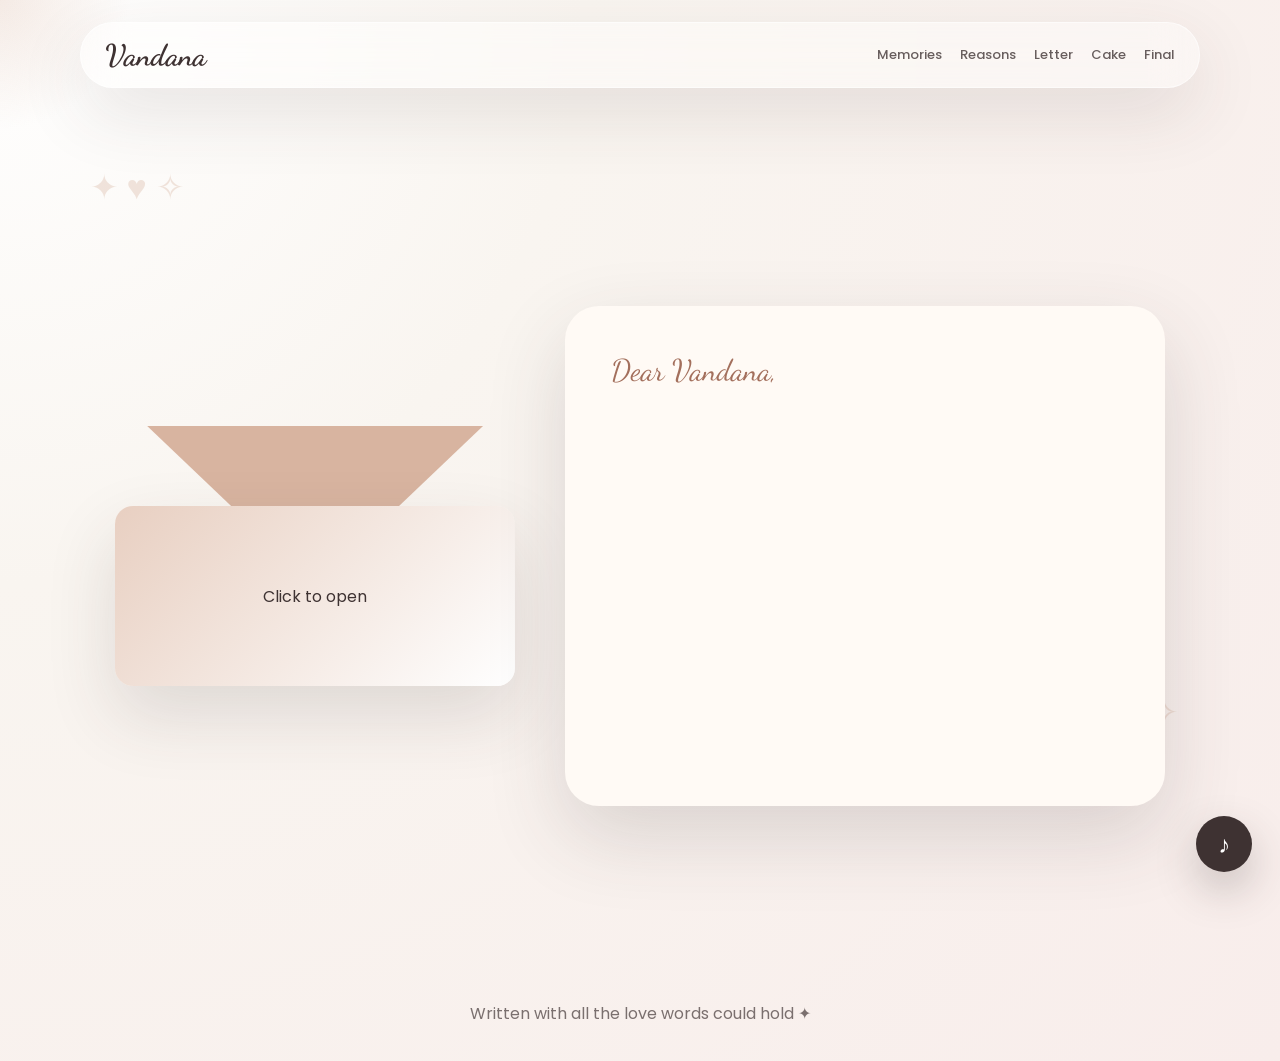
<file: letter.html>
<!DOCTYPE html>
<html lang="en">
<head>
  <meta charset="UTF-8" />
  <meta name="viewport" content="width=device-width, initial-scale=1.0" />
  <title>Letter | Vandana</title>
  <link href="https://fonts.googleapis.com/css2?family=Cormorant+Garamond:wght@400;500;600;700&family=Dancing+Script:wght@500;600;700&family=Poppins:wght@300;400;500;600;700&display=swap" rel="stylesheet" />
  <link rel="stylesheet" href="style.css" />
</head>
<audio id="bgMusic" loop></audio>

<button id="musicBtn" class="music-btn">♪</button>
<body>
  <div class="cursor-glow"></div>
  <div class="floating-bg"></div>

  <nav class="navbar glass">
    <a href="index.html" class="logo">Vandana</a>
    <div class="nav-links">
      <a href="memories.html">Memories</a>
      <a href="reasons.html">Reasons</a>
      <a href="letter.html">Letter</a>
      <a href="cake.html">Cake</a>
      <a href="final.html">Final</a>
    </div>
  </nav>

  <main class="letter-page">
    <section class="envelope reveal" id="envelope">
      <div class="flap"></div>
      <div class="env-body"><p>Click to open</p></div>
    </section>

    <section class="letter-paper reveal delay-1" id="letterPaper">
      <p class="script-text">Dear Vandana,</p>
      <p id="typedLetter"></p>
    </section>
  </main>

  <footer class="footer">Written with all the love words could hold ✦</footer>
  <script src="script.js"></script>
</body>
</html>
</file>
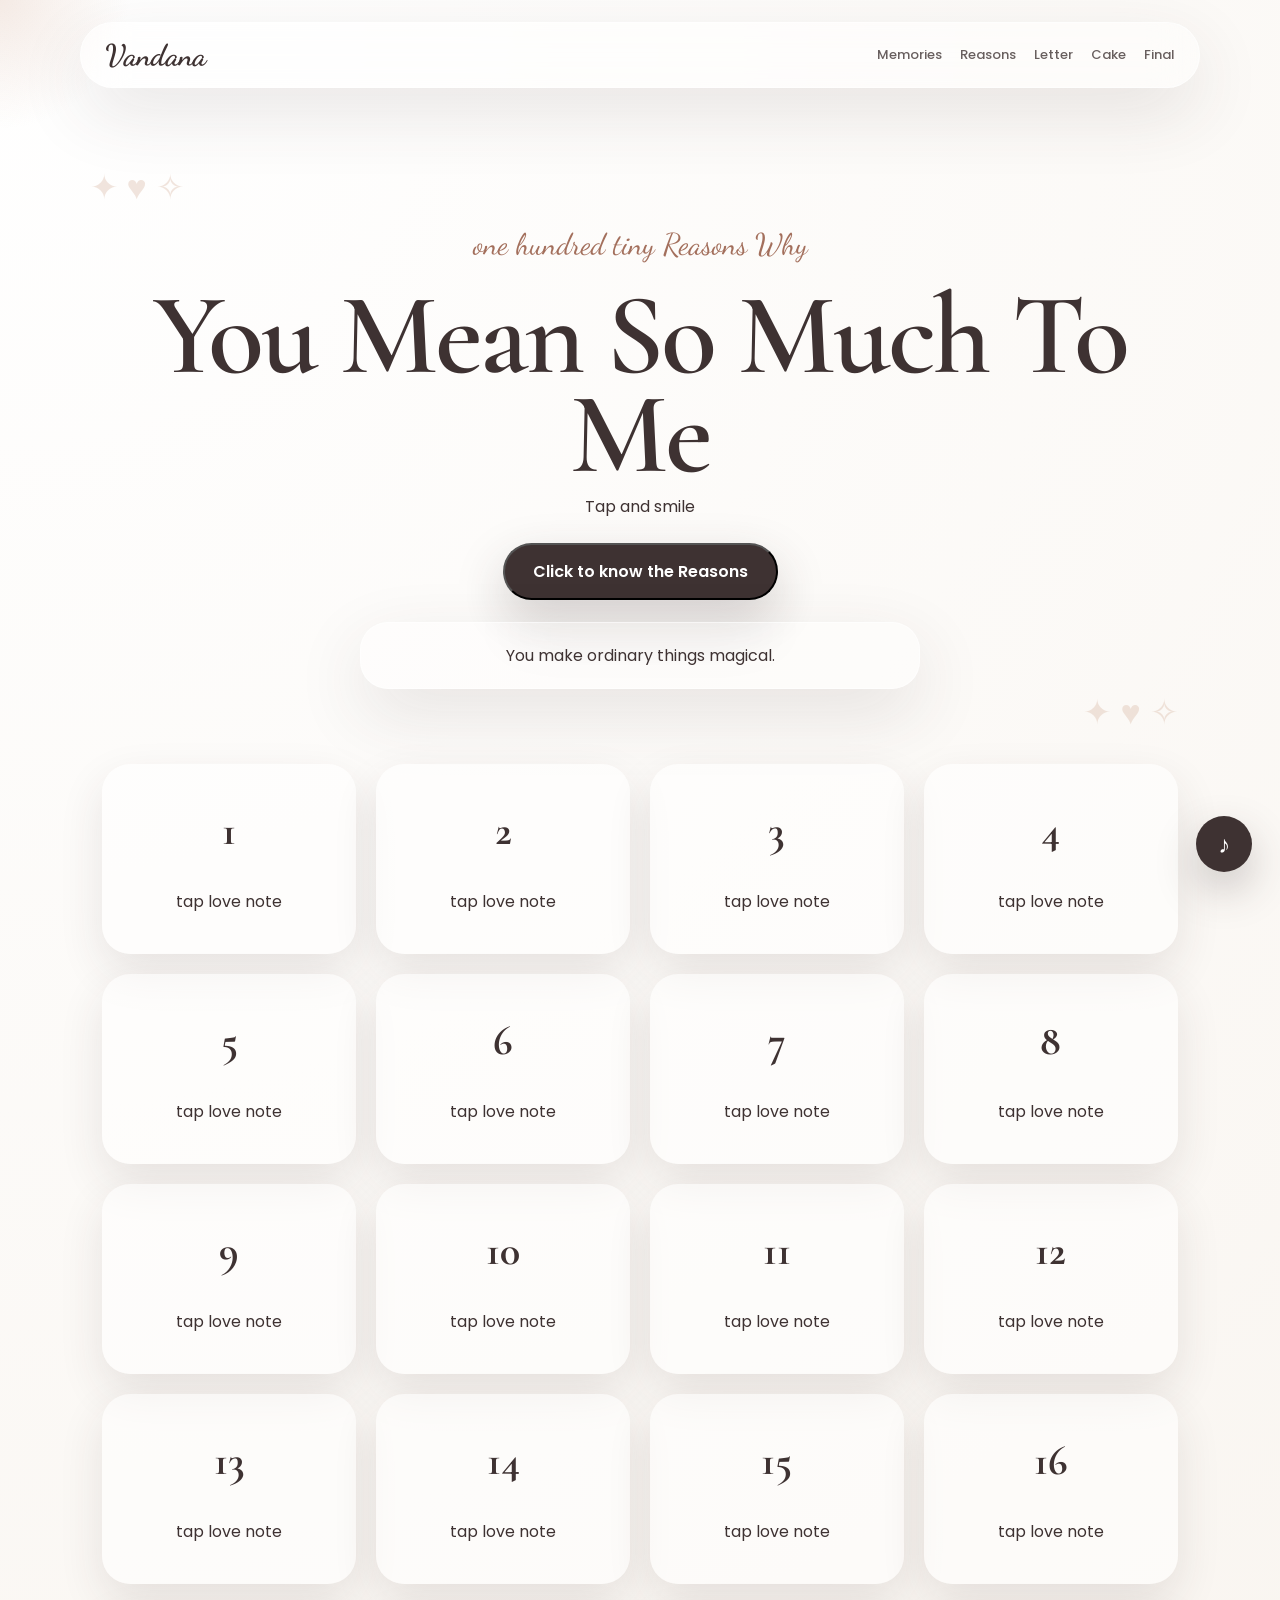
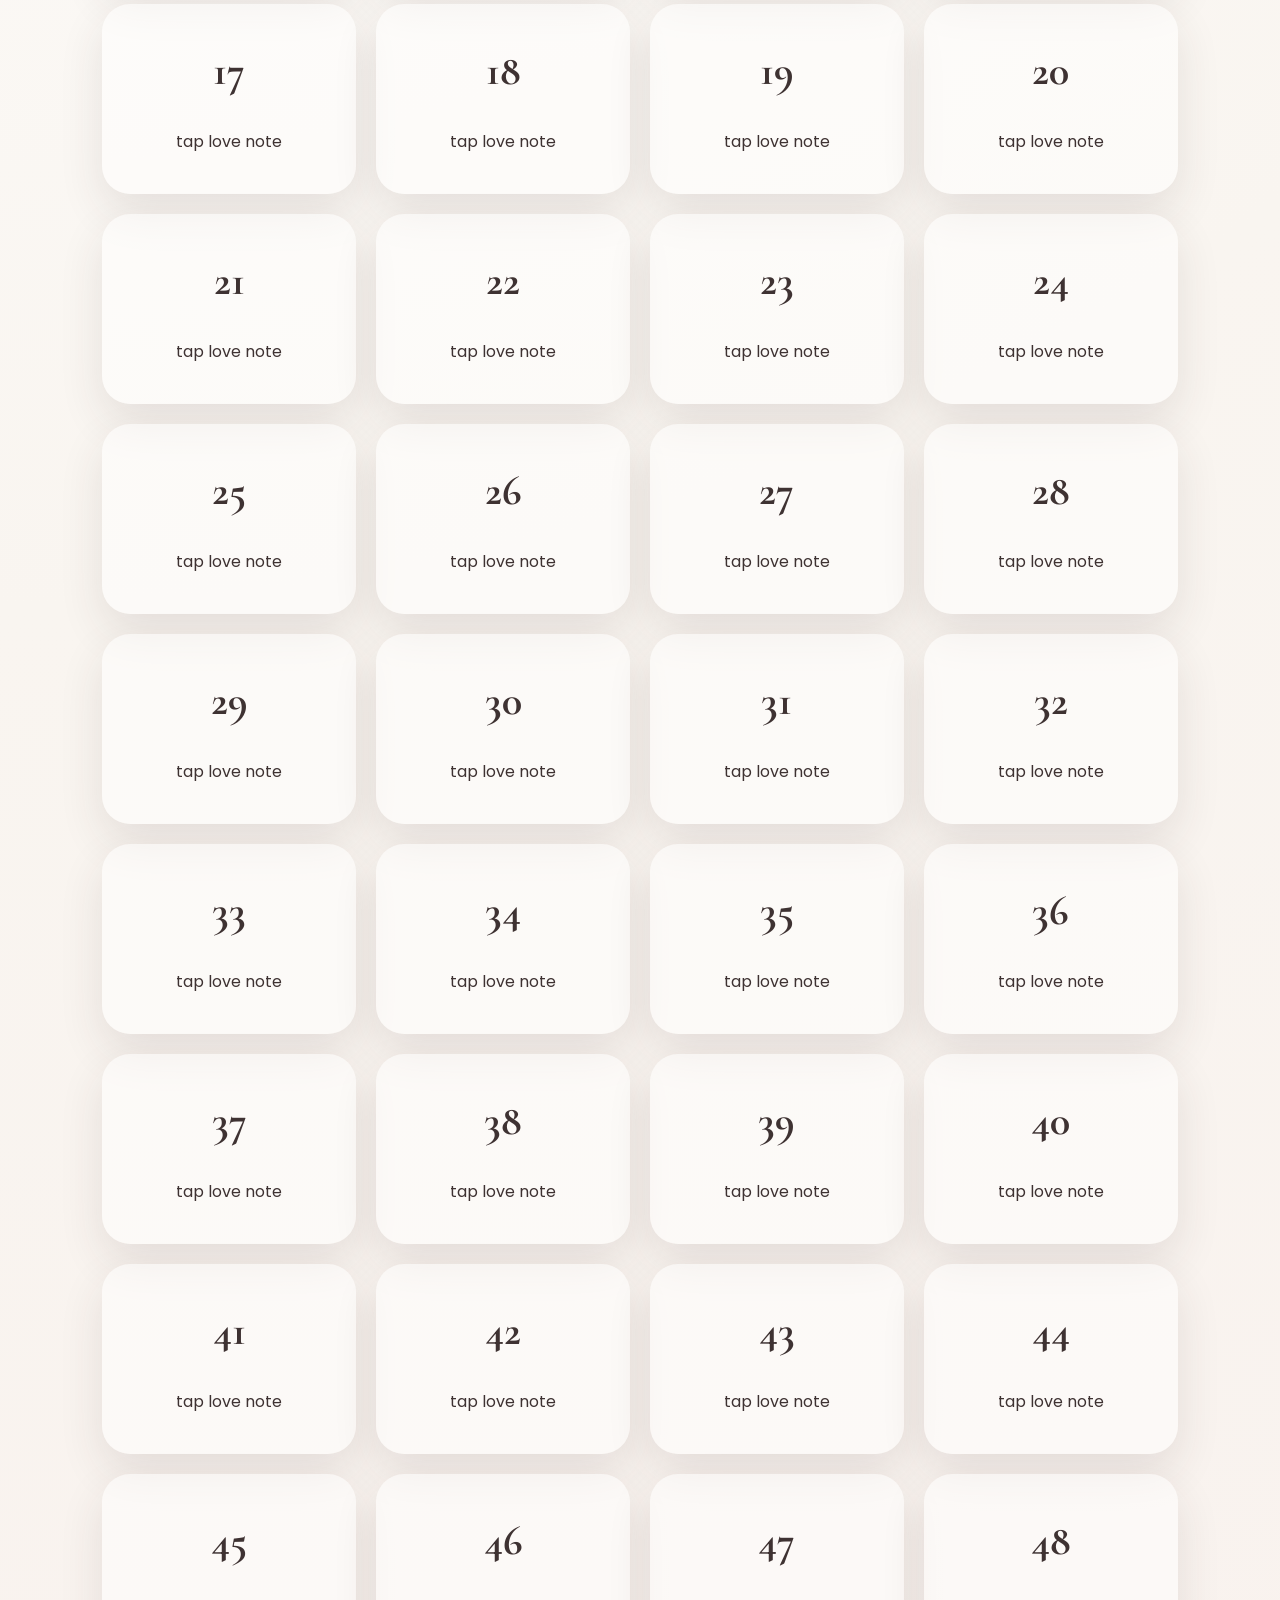
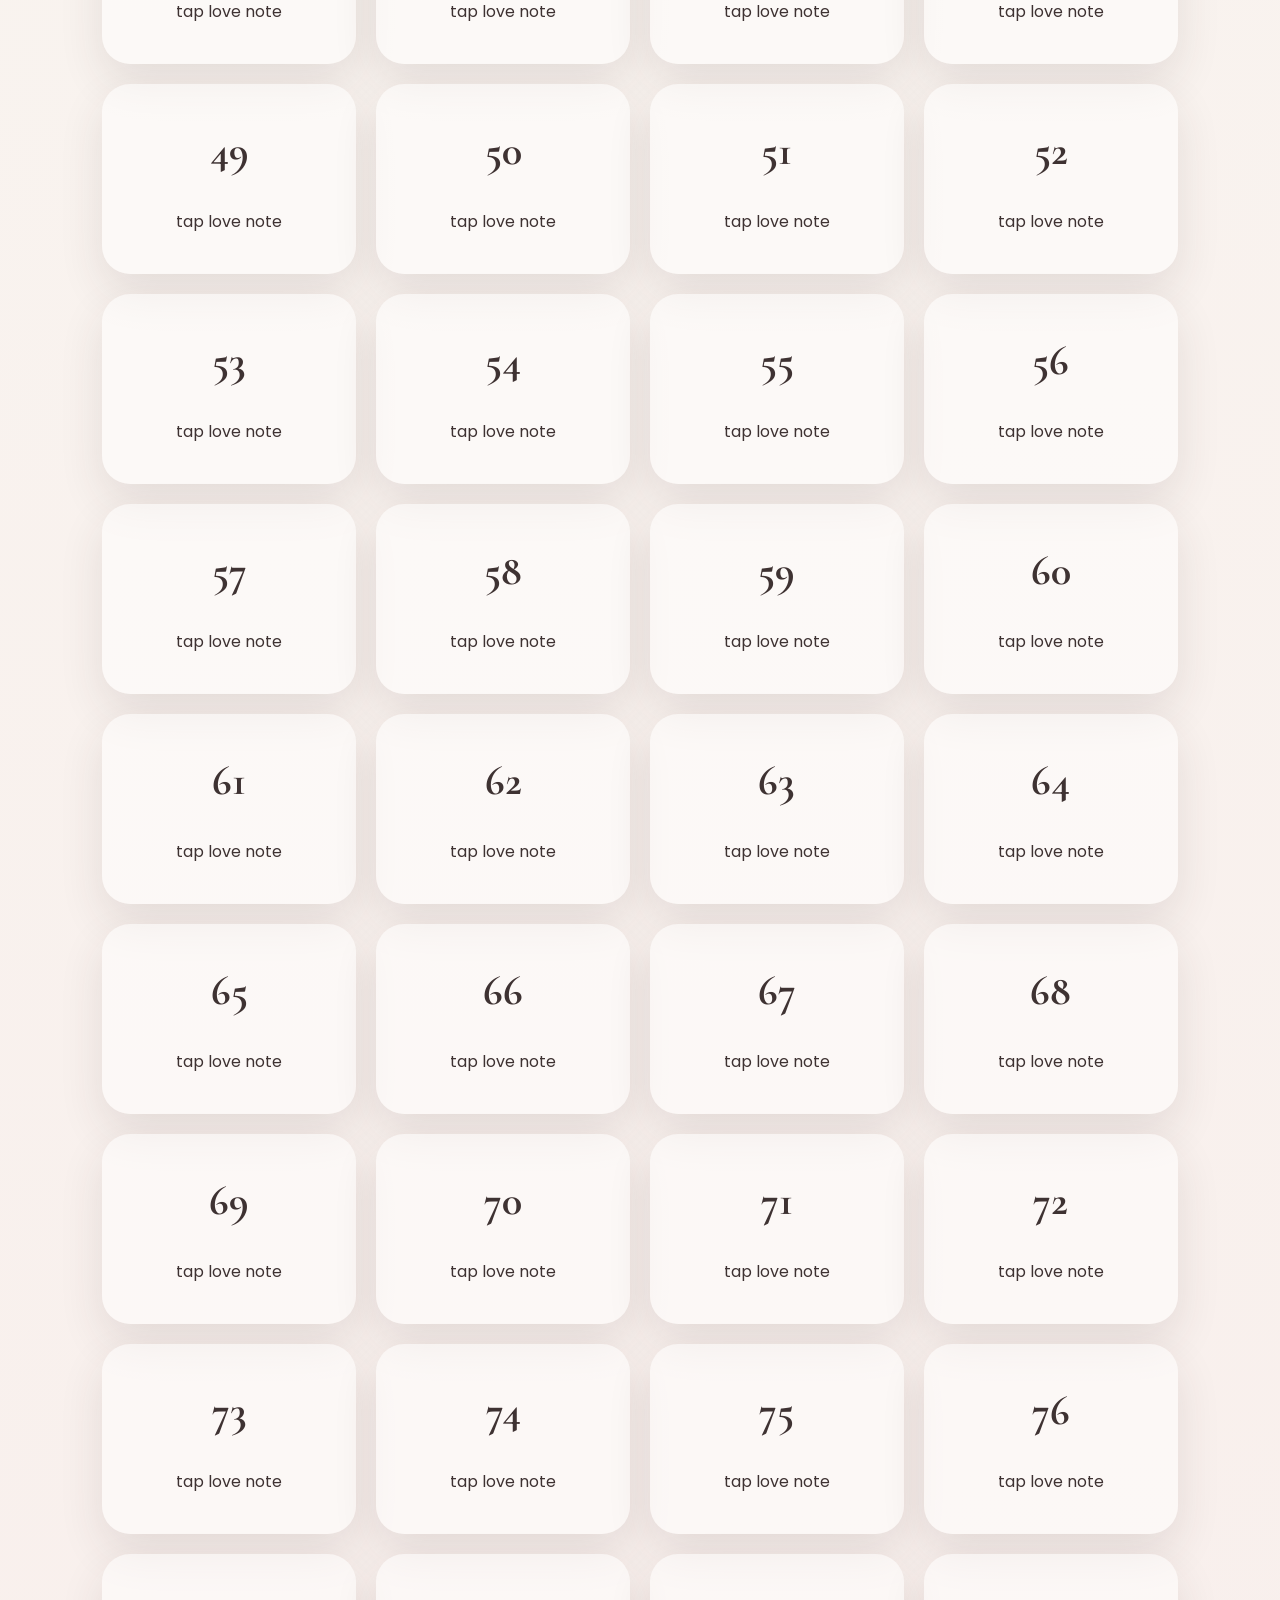
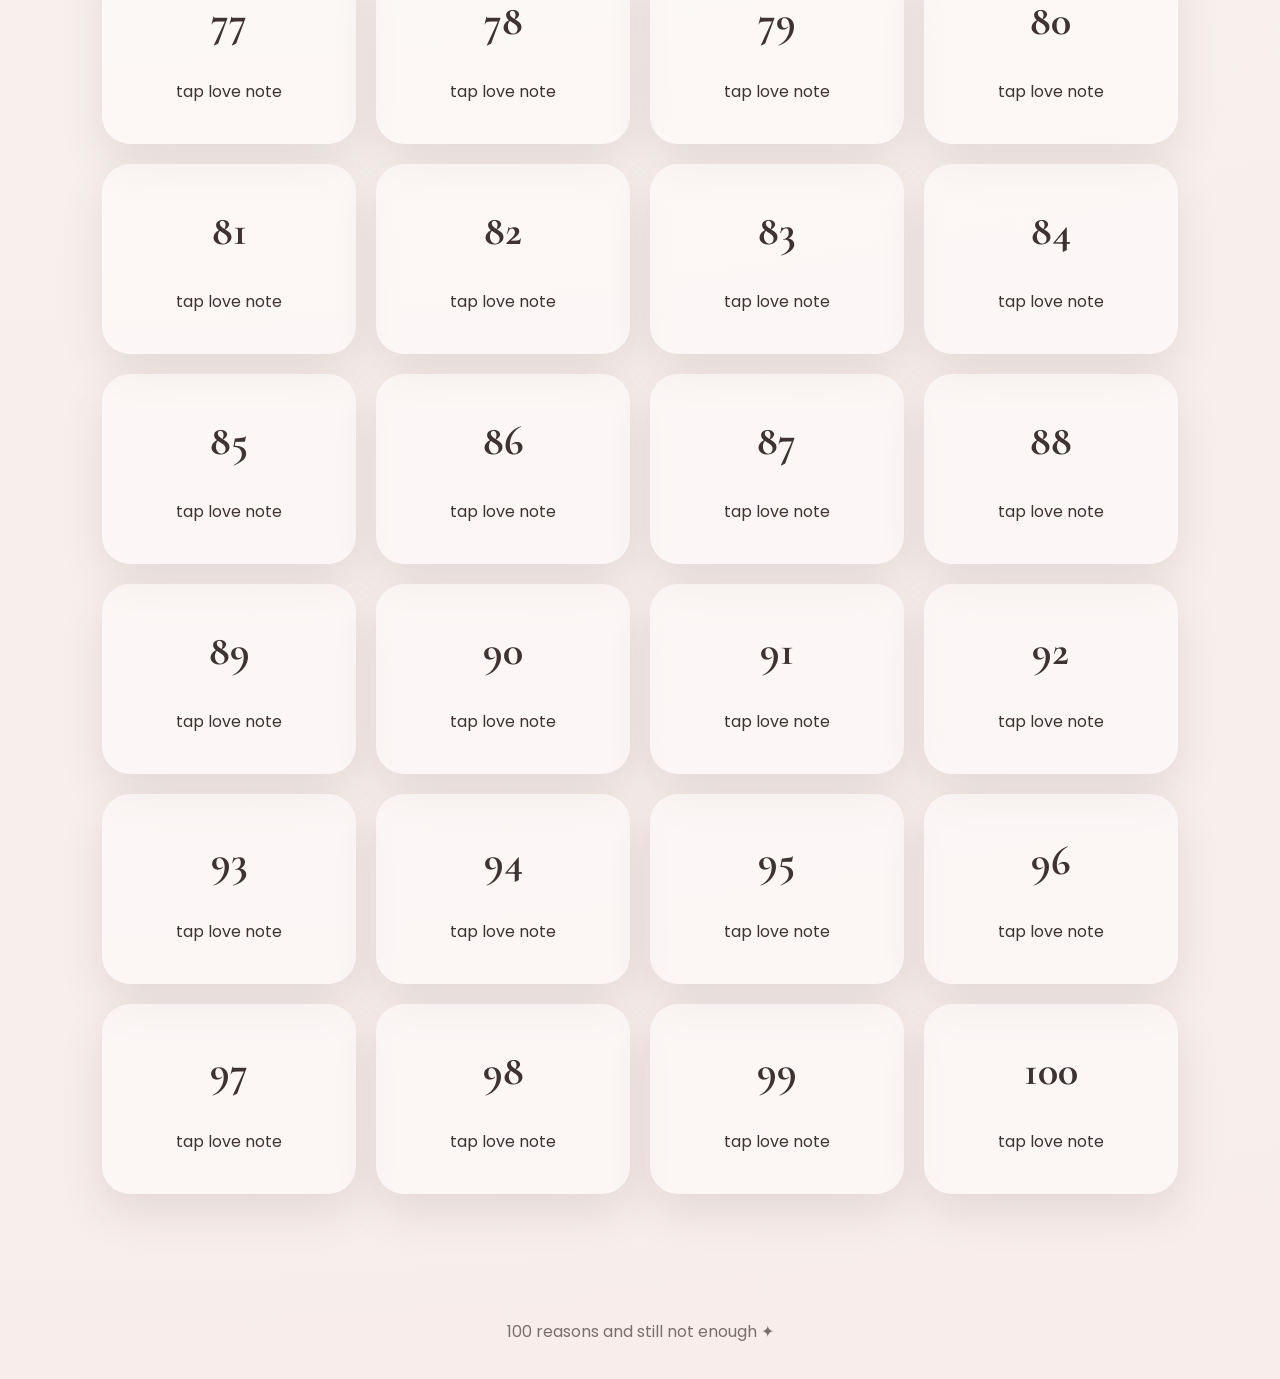
<file: reasons.html>
<!DOCTYPE html>
<html lang="en">
<head>
  <meta charset="UTF-8" />
  <meta name="viewport" content="width=device-width, initial-scale=1.0" />
  <title>Reasons | Vandana</title>
  <link href="https://fonts.googleapis.com/css2?family=Cormorant+Garamond:wght@400;500;600;700&family=Dancing+Script:wght@500;600;700&family=Poppins:wght@300;400;500;600;700&display=swap" rel="stylesheet" />
  <link rel="stylesheet" href="style.css" />
</head>
<audio id="bgMusic" loop></audio>

<button id="musicBtn" class="music-btn">♪</button>
<body>
  <div class="cursor-glow"></div>
  <div class="floating-bg"></div>

  <nav class="navbar glass">
    <a href="index.html" class="logo">Vandana</a>
    <div class="nav-links">
      <a href="memories.html">Memories</a>
      <a href="reasons.html">Reasons</a>
      <a href="letter.html">Letter</a>
      <a href="cake.html">Cake</a>
      <a href="final.html">Final</a>
    </div>
  </nav>

  <header class="sub-hero reveal">
    <p class="script-text">one hundred tiny Reasons Why</p>
    <h1>You Mean So Much To Me</h1>
    <p>Tap and smile</p>
    <button class="btn primary" id="randomReasonBtn">Click to know the Reasons</button>
    <div class="random-reason glass" id="randomReason">You make ordinary things magical.</div>
  </header>

  <section class="reason-grid" id="reasonGrid" data-image-folder="assets/devil" data-image-count="100">
  </section>

  <footer class="footer">100 reasons and still not enough ✦</footer>
  <script src="script.js"></script>
</body>
</html>
</file>
<file: style.css>
:root {
  --warm-white: #f9f5f0;
  --blush: #f8edeb;
  --rose: #e8cfc1;
  --champagne: #d8b4a0;
  --cocoa: #3e3232;
  --serif: "Cormorant Garamond", serif;
  --script: "Dancing Script", cursive;
  --body: "Poppins", sans-serif;
}

* {
  box-sizing: border-box;
  margin: 0;
  padding: 0;
}

html {
  scroll-behavior: smooth;
}

body {
  min-height: 100vh;
  overflow-x: hidden;
  color: var(--cocoa);
  font-family: var(--body);
  background: radial-gradient(circle at top left, #fff 0%, var(--warm-white) 35%, var(--blush) 100%);
}

a {
  color: inherit;
  text-decoration: none;
}

button {
  font: inherit;
}

.glass {
  background: rgba(255, 255, 255, 0.35);
  border: 1px solid rgba(255, 255, 255, 0.55);
  backdrop-filter: blur(22px);
  box-shadow: 0 24px 70px rgba(62, 50, 50, 0.12);
}

.navbar {
  position: fixed;
  top: 22px;
  left: 50%;
  z-index: 50;
  width: min(1120px, 92%);
  display: flex;
  align-items: center;
  justify-content: space-between;
  padding: 14px 24px;
  border-radius: 999px;
  transform: translateX(-50%);
}

.logo {
  font-family: var(--script);
  font-size: 30px;
  font-weight: 700;
}

.nav-links {
  display: flex;
  gap: 18px;
  font-size: 13px;
  font-weight: 500;
}

.nav-links a {
  opacity: 0.78;
  transition: 0.3s;
}

.nav-links a:hover {
  color: #9f6a59;
  opacity: 1;
}

.cursor-glow {
  position: fixed;
  z-index: 0;
  width: 280px;
  height: 280px;
  border-radius: 50%;
  pointer-events: none;
  background: radial-gradient(circle, rgba(216, 180, 160, 0.28), transparent 65%);
  transform: translate(-50%, -50%);
}

.floating-bg::before,
.floating-bg::after {
  content: "✦ ♥ ✧";
  position: fixed;
  z-index: 0;
  color: rgba(216, 180, 160, 0.35);
  font-size: 34px;
  animation: float 8s infinite ease-in-out;
}

.floating-bg::before {
  top: 18%;
  left: 7%;
}

.floating-bg::after {
  right: 8%;
  bottom: 18%;
  animation-delay: 2s;
}

.hero,
.page-section {
  min-height: 100vh;
}

.hero {
  position: relative;
  display: grid;
  grid-template-columns: 1.2fr 0.8fr;
  align-items: center;
  padding: 120px 9% 70px;
  background: linear-gradient(120deg, rgba(249, 245, 240, 0.78), rgba(248, 237, 235, 0.65)), var(--hero-image) center/cover;
}

.hero-overlay {
  position: absolute;
  inset: 0;
  background: radial-gradient(circle at 70% 40%, rgba(255, 255, 255, 0.55), transparent 35%);
}

.hero-content,
.countdown-card {
  position: relative;
  z-index: 2;
}

.script-text {
  margin-bottom: 8px;
  color: #a36f5c;
  font-family: var(--script);
  font-size: 30px;
}

.hero h1,
.sub-hero h1,
.final-page h1,
.cake-page h1 {
  font-family: var(--serif);
  font-size: clamp(62px, 9vw, 128px);
  font-weight: 600;
  line-height: 0.86;
  letter-spacing: -3px;
}

.hero h1 span {
  color: #8f5f51;
  font-style: italic;
}

.hero-desc {
  max-width: 560px;
  margin: 28px 0;
  font-size: 18px;
  line-height: 1.8;
}

.btn {
  display: inline-flex;
  align-items: center;
  justify-content: center;
  margin-right: 12px;
  padding: 14px 28px;
  border-radius: 999px;
  font-weight: 600;
  transition: 0.3s;
}

.primary {
  color: #fff;
  background: var(--cocoa);
  box-shadow: 0 20px 50px rgba(62, 50, 50, 0.22);
}

.ghost {
  background: rgba(255, 255, 255, 0.42);
  border: 1px solid rgba(62, 50, 50, 0.1);
}

.btn:hover,
.cut-cake-btn:hover {
  transform: translateY(-4px);
}

.countdown-card {
  max-width: 420px;
  padding: 28px;
  border-radius: 32px;
}

.countdown {
  display: grid;
  grid-template-columns: repeat(4, 1fr);
  gap: 12px;
}

.countdown div {
  padding: 18px 10px;
  text-align: center;
  background: rgba(255, 255, 255, 0.42);
  border-radius: 22px;
}

.countdown strong {
  font-family: var(--serif);
  font-size: 36px;
}

.countdown span {
  display: block;
  font-size: 12px;
}

.music-btn {
  position: fixed;
  right: 28px;
  bottom: 28px;
  z-index: 60;
  width: 56px;
  height: 56px;
  color: #fff;
  font-size: 24px;
  background: var(--cocoa);
  border: 0;
  border-radius: 50%;
  box-shadow: 0 18px 42px rgba(62, 50, 50, 0.25);
  cursor: pointer;
}

.sub-hero {
  padding: 150px 8% 55px;
  text-align: center;
}

.sub-hero p {
  max-width: 680px;
  margin: 10px auto 24px;
}

.masonry {
  columns: 3 260px;
  column-gap: 24px;
  padding: 30px 8%;
}

.polaroid {
  break-inside: avoid;
  margin-bottom: 24px;
  padding: 14px 14px 22px;
  background: #fff;
  border-radius: 24px;
  box-shadow: 0 20px 55px rgba(62, 50, 50, 0.14);
  transform: rotate(-1deg);
  transition: 0.35s;
}

.polaroid:nth-child(even) {
  transform: rotate(1.5deg);
}

.polaroid:hover {
  transform: translateY(-8px) rotate(0);
}

.photo {
  height: 260px;
  border-radius: 18px;
  background: linear-gradient(135deg, var(--rose), var(--champagne)) center/cover;
}
.photo video {
  width: 100%;
  height: 100%;
  border-radius: 18px;
  object-fit: cover;
  display: block;
}

.tall .photo {
  height: 390px;
}

.wide .photo {
  height: 230px;
}

.polaroid p {
  margin-top: 12px;
  font-family: var(--script);
  font-size: 25px;
}

.reason-grid {
  display: grid;
  grid-template-columns: repeat(auto-fit, minmax(210px, 1fr));
  gap: 20px;
  padding: 20px 8% 90px;
}

.reason-card {
  height: 190px;
  perspective: 900px;
  cursor: pointer;
}

.reason-inner {
  position: relative;
  width: 100%;
  height: 100%;
  transition: 0.7s;
  transform-style: preserve-3d;
}

.reason-card:hover .reason-inner,
.reason-card:focus-within .reason-inner {
  transform: rotateY(180deg);
}

.reason-front,
.reason-back {
  position: absolute;
  inset: 0;
  display: grid;
  place-items: center;
  padding: 24px;
  text-align: center;
  border-radius: 28px;
  backface-visibility: hidden;
  box-shadow: 0 18px 45px rgba(62, 50, 50, 0.11);
}

.reason-front {
  background: rgba(255, 255, 255, 0.5);
}

.reason-front h3 {
  font-family: var(--serif);
  font-size: 42px;
}

.reason-back {
  color: #fff;
  background-position: center;
  background-size: cover;
  transform: rotateY(180deg);
  place-items: end center;
  padding: 24px 20px 22px;
}

.reason-back p {
  width: 100%;
  margin: 0;
  font-family: var(--script);
  font-size: 25px;
  line-height: 1.25;
  text-shadow: 0 8px 24px rgba(0, 0, 0, 0.55);
}

.random-reason {
  max-width: 560px;
  margin: 22px auto 0;
  padding: 20px;
  border-radius: 28px;
}

.letter-page {
  min-height: 100vh;
  display: grid;
  grid-template-columns: 0.8fr 1.2fr;
  gap: 50px;
  align-items: center;
  padding: 150px 9% 70px;
}

.envelope {
  position: relative;
  height: 260px;
  cursor: pointer;
}

.env-body {
  position: absolute;
  bottom: 0;
  display: grid;
  place-items: center;
  width: 100%;
  height: 180px;
  border-radius: 18px;
  background: linear-gradient(135deg, var(--rose), #fff);
  box-shadow: 0 30px 70px rgba(62, 50, 50, 0.14);
}

.flap {
  position: absolute;
  top: 0;
  left: 8%;
  width: 84%;
  height: 160px;
  background: var(--champagne);
  clip-path: polygon(50% 100%, 0 0, 100% 0);
  transform-origin: top;
  transition: 0.7s;
}

.envelope.open .flap {
  transform: rotateX(180deg);
}

.letter-paper {
  min-height: 500px;
  padding: 46px;
  background: #fffaf5;
  border-radius: 34px;
  box-shadow: 0 30px 80px rgba(62, 50, 50, 0.16);
}

.letter-paper h1 {
  font-family: var(--serif);
  font-size: 58px;
}

.letter-paper p:last-child {
  font-size: 17px;
  line-height: 2;
}

.night {
  color: #fff;
  background: radial-gradient(circle at top, #453636 0%, #191317 70%);
}

.cake-page,
.final-page {
  min-height: 100vh;
  display: grid;
  place-items: center;
  padding: 150px 8% 70px;
  text-align: center;
}

.final-page {
  background: linear-gradient(rgba(25, 19, 23, 0.45), rgba(25, 19, 23, 0.86)), var(--final-image) center/cover;
}

.cake-page h1,
.final-page h1 {
  max-width: 900px;
}


.cake-section {
  position: relative;
  display: flex;
  flex-direction: column;
  align-items: center;
  justify-content: center;
  min-height: 62vh;
  overflow: visible;
}

.cake-glow {
  position: absolute;
  width: 460px;
  height: 460px;
  border-radius: 50%;
  background: radial-gradient(circle, rgba(255, 214, 186, 0.34), transparent 68%);
  filter: blur(2px);
}

.cake-stage-text {
  position: relative;
  z-index: 8;
  margin: 18px auto 28px;
  max-width: 620px;
  padding: 14px 22px;
  border: 1px solid rgba(255, 255, 255, 0.32);
  border-radius: 999px;
  background: rgba(255, 255, 255, 0.13);
  color: rgba(255, 255, 255, 0.88);
  backdrop-filter: blur(14px);
  font-size: 14px;
}

.cake {
  position: relative;
  width: 390px;
  height: 330px;
  margin-bottom: 38px;
  overflow: visible;
}

.plate {
  position: absolute;
  left: 50%;
  bottom: -18px;
  width: 390px;
  height: 34px;
  border-radius: 50%;
  background: rgba(255, 255, 255, 0.34);
  transform: translateX(-50%);
  box-shadow: 0 26px 45px rgba(0, 0, 0, 0.24);
}

.candles {
  position: absolute;
  top: 2px;
  left: 50%;
  z-index: 7;
  display: flex;
  gap: 28px;
  transform: translateX(-50%);
  transition: 0.85s ease;
}

.candle {
  position: relative;
  display: block;
  width: 13px;
  height: 58px;
  margin-top: 24px;
  border-radius: 8px;
  background: repeating-linear-gradient(45deg, #fff 0 7px, #f7a7b5 7px 14px);
  box-shadow: inset 0 -8px 12px rgba(0, 0, 0, 0.08);
}

.flame {
  position: absolute;
  top: -28px;
  left: 50%;
  width: 16px;
  height: 30px;
  border-radius: 50% 50% 45% 45%;
  background: radial-gradient(circle at 50% 65%, #fff7a8 0 24%, #ffd166 25% 56%, #ff7b00 57% 100%);
  transform: translateX(-50%);
  box-shadow: 0 0 18px #ffb347, 0 0 36px rgba(255, 179, 71, 0.72);
  animation: flicker 0.8s infinite alternate;
  transform-origin: bottom center;
  transition: 0.45s ease;
}

.smoke {
  position: absolute;
  top: -30px;
  left: 50%;
  width: 10px;
  height: 10px;
  border-radius: 50%;
  background: rgba(255, 255, 255, 0.72);
  opacity: 0;
  filter: blur(3px);
  transform: translateX(-50%) scale(0.3);
}

.cake.blow .flame {
  opacity: 0;
  transform: translateX(-50%) translateY(12px) scale(0.1) rotate(18deg);
  box-shadow: none;
}

.cake.blow .smoke {
  animation: smokeUp 1.45s ease-out forwards;
}

.cake.blow .candle:nth-child(2) .smoke {
  animation-delay: 0.15s;
}

.cake.blow .candle:nth-child(3) .smoke {
  animation-delay: 0.3s;
}

.cake-top,
.cake-middle,
.cake-bottom,
.cake-slice {
  position: absolute;
  left: 50%;
  border-radius: 22px;
  transform: translateX(-50%);
  transition: 0.9s cubic-bezier(0.22, 0.82, 0.22, 1);
}

.cake-top,
.cake-middle,
.cake-bottom {
  z-index: 3;
  box-shadow: 0 24px 42px rgba(0, 0, 0, 0.22);
  overflow: hidden;
}

.cake-top::after,
.cake-middle::after,
.cake-bottom::after {
  content: "";
  position: absolute;
  inset: 11px 18px auto;
  height: 12px;
  border-radius: 999px;
  background: rgba(255, 255, 255, 0.38);
}

.cake-bottom {
  bottom: 24px;
  width: 330px;
  height: 92px;
  background: linear-gradient(135deg, #e8cfc1, #c8937a);
}

.cake-middle {
  bottom: 104px;
  width: 270px;
  height: 84px;
  background: linear-gradient(135deg, #f8edeb, #e7b7aa);
}

.cake-top {
  bottom: 176px;
  width: 210px;
  height: 74px;
  background: linear-gradient(135deg, #fff5f2, #f1c8bb);
}

.cut-line {
  position: absolute;
  left: 57%;
  bottom: 24px;
  z-index: 6;
  width: 3px;
  height: 228px;
  border-radius: 999px;
  background: rgba(255, 255, 255, 0.85);
  opacity: 0;
  transform: rotate(10deg) scaleY(0);
  transform-origin: top;
  box-shadow: 0 0 18px rgba(255, 255, 255, 0.65);
}

.cake.knife-in .cut-line {
  opacity: 1;
  animation: cutTrace 0.75s ease-in-out forwards;
}

.cake-slice {
  z-index: 5;
  right: 20px;
  left: auto;
  bottom: 24px;
  width: 126px;
  height: 225px;
  border-radius: 18px 22px 20px 18px;
  background: linear-gradient(135deg, #fff5f2 0 30%, #f8edeb 30% 63%, #e8cfc1 63% 100%);
  clip-path: polygon(13% 0, 100% 13%, 78% 100%, 0 100%);
  opacity: 0;
  transform: translateX(-12px) rotate(0deg) scale(0.97);
  box-shadow: 0 28px 48px rgba(0, 0, 0, 0.25);
}

.cake-slice::before {
  content: "";
  position: absolute;
  inset: 0;
  background: radial-gradient(circle at 62% 38%, rgba(195, 92, 92, 0.65) 0 4px, transparent 5px),
    radial-gradient(circle at 48% 72%, rgba(195, 92, 92, 0.55) 0 4px, transparent 5px);
}

.knife {
  position: absolute;
  top: 0;
  right: -170px;
  z-index: 9;
  width: 218px;
  height: 44px;
  opacity: 0;
  transform: translate(80px, -20px) rotate(-34deg);
  transform-origin: right center;
  transition: 1s cubic-bezier(0.22, 0.82, 0.22, 1);
}

.knife-blade {
  position: absolute;
  left: 0;
  top: 12px;
  width: 158px;
  height: 18px;
  border-radius: 999px 4px 4px 999px;
  background: linear-gradient(90deg, #ffffff, #d7d7d7 55%, #9e9e9e);
  box-shadow: 0 14px 28px rgba(0, 0, 0, 0.25);
}

.knife-blade::before {
  content: "";
  position: absolute;
  left: 4px;
  top: 3px;
  width: 120px;
  height: 4px;
  border-radius: 999px;
  background: rgba(255, 255, 255, 0.8);
}

.knife-handle {
  position: absolute;
  right: 0;
  top: 5px;
  width: 68px;
  height: 32px;
  border-radius: 999px;
  background: linear-gradient(135deg, #714948, #3e292d);
  box-shadow: inset 8px 0 10px rgba(255, 255, 255, 0.08), 0 12px 24px rgba(0, 0, 0, 0.28);
}

.cake.knife-in .knife {
  opacity: 1;
  transform: translate(-205px, 128px) rotate(-21deg);
}

.cake.sliced .knife {
  opacity: 0;
  transform: translate(-245px, 170px) rotate(-12deg);
}

.cake.sliced .cake-top,
.cake.sliced .cake-middle,
.cake.sliced .cake-bottom {
  clip-path: polygon(0 0, 62% 0, 52% 100%, 0 100%);
}

.cake.sliced .cake-slice {
  opacity: 1;
  transform: translate(78px, 34px) rotate(12deg) scale(1);
}

.cake.sliced .candles {
  transform: translateX(-83%) translateY(-4px) rotate(-5deg);
}

.cut-cake-btn {
  position: relative;
  z-index: 8;
  padding: 18px 40px;
  color: #3e3232;
  font-size: 18px;
  font-weight: 600;
  cursor: pointer;
  background: rgba(255, 255, 255, 0.82);
  border: 0;
  border-radius: 50px;
  box-shadow: 0 10px 30px rgba(0, 0, 0, 0.16);
  transition: 0.4s;
}

.cut-cake-btn:hover {
  transform: translateY(-4px) scale(1.03);
}

.cut-cake-btn:disabled {
  cursor: default;
  opacity: 0.92;
  transform: none;
}

@keyframes smokeUp {
  0% { opacity: 0; transform: translateX(-50%) translateY(0) scale(0.35); }
  20% { opacity: 0.8; }
  100% { opacity: 0; transform: translateX(-50%) translateY(-58px) scale(2.3); }
}

@keyframes cutTrace {
  0% { transform: rotate(10deg) scaleY(0); }
  100% { transform: rotate(10deg) scaleY(1); }
}

#confetti {
  position: fixed;
  inset: 0;
  pointer-events: none;
}

.footer {
  padding: 35px;
  color: rgba(62, 50, 50, 0.68);
  text-align: center;
}

.night .footer {
  color: rgba(255, 255, 255, 0.65);
}

.reveal {
  opacity: 0;
  transform: translateY(24px);
  animation: reveal 0.8s forwards;
}

.delay-1 {
  animation-delay: 0.18s;
}

.delay-2 {
  animation-delay: 0.34s;
}

@keyframes reveal {
  to {
    opacity: 1;
    transform: none;
  }
}

@keyframes float {
  50% {
    transform: translateY(-26px) rotate(8deg);
  }
}

@keyframes flicker {
  to {
    transform: scale(1.15) translateY(-2px);
    opacity: 0.84;
  }
}

@media (max-width: 900px) {
  .hero,
  .letter-page {
    grid-template-columns: 1fr;
  }

  .nav-links {
    display: none;
  }

  .hero {
    padding-top: 145px;
  }

  .hero h1,
  .sub-hero h1,
  .final-page h1,
  .cake-page h1 {
    font-size: 64px;
  }

  .countdown {
    grid-template-columns: repeat(2, 1fr);
  }

  .cake {
    transform: scale(0.86);
  }
}


/* =========================================================
   RESPONSIVE FIXES
   Added to make the birthday website work nicely on laptops,
   tablets, mobile phones, and very small screens.
   ========================================================= */

html {
  -webkit-text-size-adjust: 100%;
}

body {
  width: 100%;
}

img,
video,
canvas {
  max-width: 100%;
}

main,
header,
section,
footer,
.navbar {
  position: relative;
}

.hero-content,
.countdown-card,
.sub-hero,
.masonry,
.reason-grid,
.letter-page,
.cake-page,
.final-page,
.footer {
  z-index: 1;
}

.navbar {
  gap: 14px;
}

.nav-links {
  min-width: 0;
}

.nav-links a {
  white-space: nowrap;
}

.hero-actions {
  display: flex;
  flex-wrap: wrap;
  gap: 12px;
}

.hero-actions .btn,
.final-page .btn,
.sub-hero .btn {
  margin-right: 0;
}

.countdown-card {
  width: 100%;
  justify-self: center;
}

.masonry {
  width: 100%;
}
.reason-back {
    background-size: contain;
    background-position: center;
    background-repeat: no-repeat;
}
/* .photo {
  overflow: hidden;
  background-position: center;
  background-size: cover;
} */
.photo {
  background-size: contain;
  background-repeat: no-repeat;
  background-position: center;
}
.reason-card:focus .reason-inner {
  transform: rotateY(180deg);
}

.letter-paper,
.random-reason,
.countdown-card,
.polaroid,
.reason-front,
.reason-back {
  overflow-wrap: anywhere;
}

/* Laptop / small desktop */
@media (max-width: 1100px) {
  .hero {
    grid-template-columns: 1fr 0.9fr;
    gap: 36px;
    padding-inline: 6%;
  }

  .letter-page {
    gap: 34px;
    padding-inline: 6%;
  }

  .cake-page,
  .final-page {
    padding-inline: 6%;
  }
}

/* Tablet */
@media (max-width: 900px) {
  .navbar {
    top: 14px;
    width: min(720px, 94%);
    align-items: center;
  }

  .nav-links {
    display: flex;
    gap: 12px;
    max-width: 70%;
    overflow-x: auto;
    padding: 6px 2px 7px;
    scrollbar-width: none;
  }

  .nav-links::-webkit-scrollbar {
    display: none;
  }

  .nav-links a {
    padding: 8px 12px;
    border-radius: 999px;
    background: rgba(255, 255, 255, 0.38);
  }

  .hero,
  .letter-page {
    grid-template-columns: 1fr;
  }

  .hero {
    gap: 36px;
    min-height: auto;
    padding: 145px 6% 70px;
    background-position: center top;
  }

  .hero h1,
  .sub-hero h1,
  .final-page h1,
  .cake-page h1 {
    font-size: clamp(52px, 12vw, 82px);
    letter-spacing: -2px;
  }

  .countdown {
    grid-template-columns: repeat(4, 1fr);
  }

  .sub-hero {
    padding: 135px 6% 45px;
  }

  .masonry {
    columns: 2 240px;
    padding-inline: 6%;
  }

  .reason-grid {
    grid-template-columns: repeat(auto-fit, minmax(180px, 1fr));
    padding-inline: 6%;
  }

  .letter-page {
    min-height: auto;
    padding: 135px 6% 60px;
  }

  .envelope {
    max-width: 460px;
    width: 100%;
    margin: 0 auto;
  }

  .letter-paper {
    min-height: 360px;
  }

  .cake-page,
  .final-page {
    min-height: auto;
    padding: 135px 6% 60px;
  }

  .cake-section {
    min-height: 560px;
  }

  .cake {
    transform: scale(0.86);
    transform-origin: center top;
  }
}

/* Mobile */
@media (max-width: 640px) {
  .glass {
    backdrop-filter: blur(16px);
  }

  .navbar {
    top: 10px;
    width: 94%;
    flex-direction: column;
    justify-content: center;
    padding: 12px 14px;
    border-radius: 26px;
  }

  .logo {
    font-size: 28px;
    line-height: 1;
  }

  .nav-links {
    width: 100%;
    max-width: 100%;
    justify-content: flex-start;
    font-size: 12px;
  }

  .cursor-glow {
    display: none;
  }

  .floating-bg::before,
  .floating-bg::after {
    font-size: 24px;
    opacity: 0.65;
  }

  .hero {
    min-height: 100svh;
    padding: 150px 5% 46px;
    text-align: center;
  }

  .script-text {
    font-size: 25px;
  }

  .hero h1,
  .sub-hero h1,
  .final-page h1,
  .cake-page h1 {
    font-size: clamp(44px, 15vw, 62px);
    line-height: 0.92;
    letter-spacing: -1.4px;
  }

  .hero-desc {
    margin: 22px auto;
    font-size: 15px;
    line-height: 1.75;
  }

  .hero-actions {
    justify-content: center;
  }

  .btn {
    width: min(100%, 280px);
    padding: 13px 20px;
  }

  .countdown-card {
    padding: 20px;
    border-radius: 26px;
  }

  .countdown {
    grid-template-columns: repeat(2, 1fr);
    gap: 10px;
  }

  .countdown div {
    padding: 14px 8px;
    border-radius: 18px;
  }

  .countdown strong {
    font-size: 31px;
  }

  .music-btn {
    right: 18px;
    bottom: 18px;
    width: 50px;
    height: 50px;
    font-size: 22px;
  }

  .sub-hero {
    padding: 145px 5% 35px;
  }

  .sub-hero p {
    font-size: 14px;
    line-height: 1.7;
  }

  .masonry {
    columns: 1;
    padding: 20px 5% 60px;
  }

  .polaroid {
    margin-bottom: 18px;
    border-radius: 22px;
    transform: none;
  }

  .polaroid:nth-child(even),
  .polaroid:hover {
    transform: none;
  }

  .photo,
  .wide .photo {
    height: 245px;
  }

  .tall .photo {
    height: 340px;
  }

  .reason-grid {
    grid-template-columns: 1fr;
    gap: 16px;
    padding: 16px 5% 65px;
  }

  .reason-card {
    height: 172px;
  }

  .reason-front,
  .reason-back {
    border-radius: 24px;
  }

  .reason-back p,
  .polaroid p {
    font-size: 23px;
  }

  .random-reason {
    margin-top: 16px;
    padding: 16px;
    font-size: 14px;
  }

  .letter-page {
    padding: 145px 5% 45px;
    gap: 26px;
  }

  .envelope {
    height: 220px;
  }

  .env-body {
    height: 150px;
  }

  .flap {
    height: 135px;
  }

  .letter-paper {
    min-height: 330px;
    padding: 28px 22px;
    border-radius: 28px;
  }

  .letter-paper p:last-child {
    font-size: 15px;
    line-height: 1.9;
  }

  .cake-page,
  .final-page {
    padding: 145px 5% 48px;
  }

  .final-page p,
  .cake-page p {
    font-size: 14px;
    line-height: 1.7;
  }

  .cake-section {
    min-height: 500px;
    width: 100%;
  }

  .cake-glow {
    width: 320px;
    height: 320px;
  }

  .cake-stage-text {
    width: min(100%, 330px);
    margin-bottom: 12px;
    padding: 12px 16px;
    white-space: normal;
  }

  .cake {
    margin-bottom: -10px;
    transform: scale(0.72);
    transform-origin: center top;
  }

  .cut-cake-btn {
    width: min(100%, 310px);
    padding: 15px 22px;
    font-size: 16px;
  }

  .footer {
    padding: 25px 18px;
    font-size: 13px;
  }
}

/* Very small phones */
@media (max-width: 380px) {
  .navbar {
    width: 96%;
    padding-inline: 10px;
  }

  .nav-links a {
    padding: 7px 10px;
  }

  .hero,
  .sub-hero,
  .letter-page,
  .cake-page,
  .final-page {
    padding-inline: 4%;
  }

  .hero h1,
  .sub-hero h1,
  .final-page h1,
  .cake-page h1 {
    font-size: clamp(39px, 14vw, 50px);
  }

  .script-text {
    font-size: 23px;
  }

  .photo,
  .wide .photo {
    height: 220px;
  }

  .tall .photo {
    height: 300px;
  }

  .countdown strong {
    font-size: 28px;
  }

  .cake-section {
    min-height: 470px;
  }

  .cake {
    transform: scale(0.64);
    margin-bottom: -48px;
  }
}

@media (prefers-reduced-motion: reduce) {
  *,
  *::before,
  *::after {
    scroll-behavior: auto !important;
    animation-duration: 0.001ms !important;
    animation-iteration-count: 1 !important;
    transition-duration: 0.001ms !important;
  }
}
</file>
